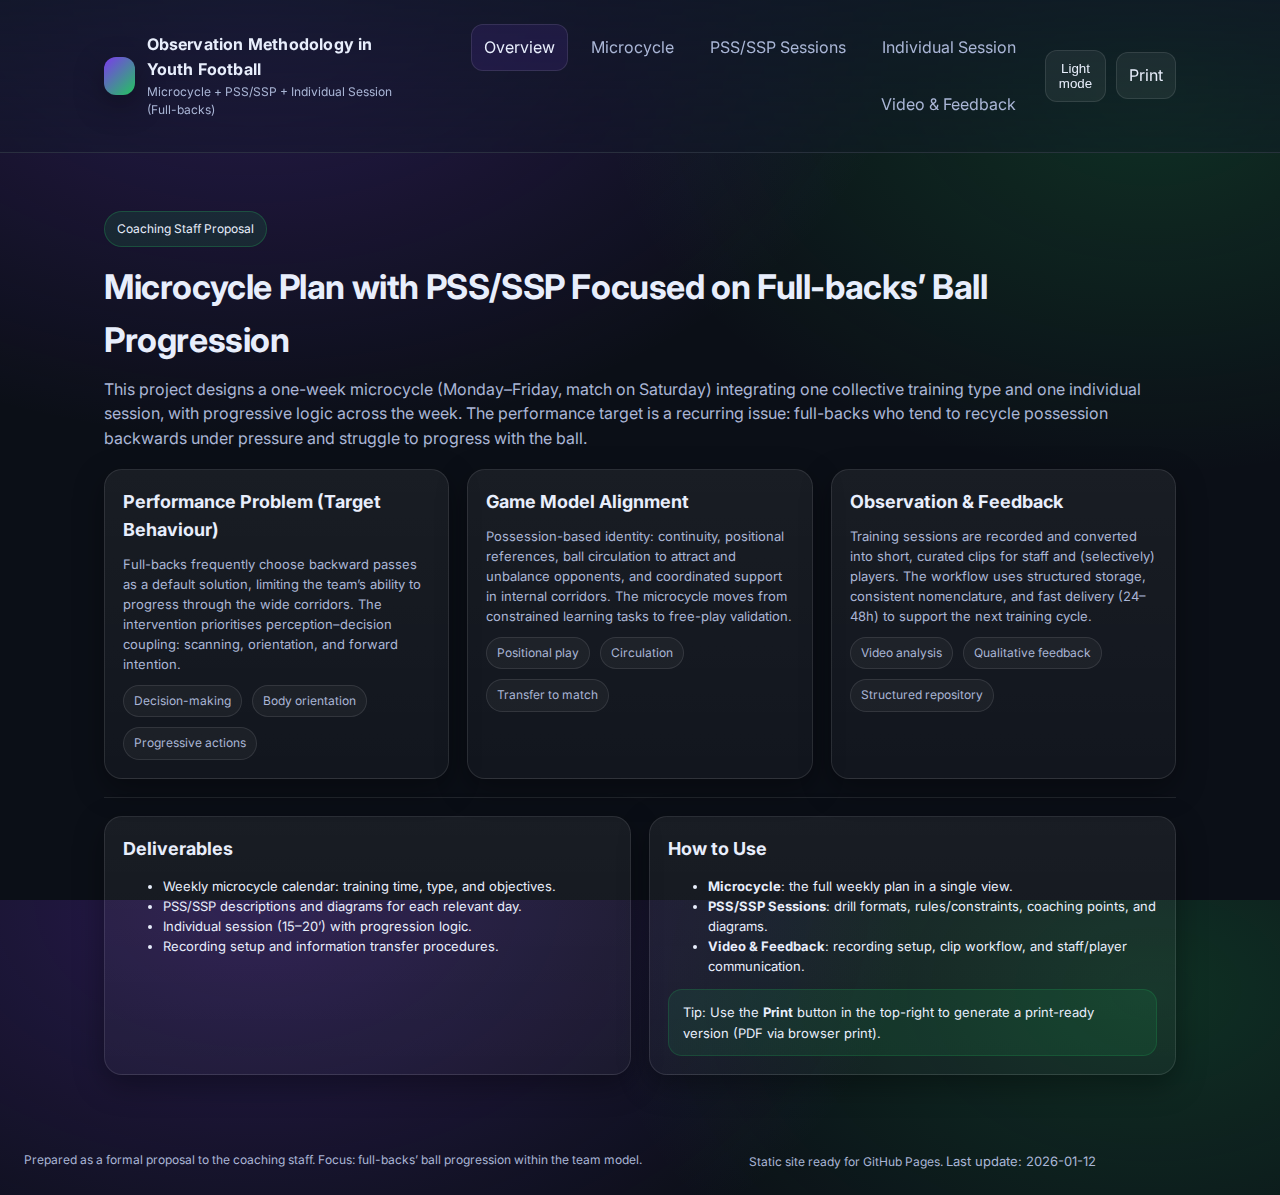
<file: index.html>
<!doctype html>
<html lang="en">
<head>
  <meta charset="utf-8"/>
  <meta name="viewport" content="width=device-width, initial-scale=1"/>
  <title>Overview | Observation Methodology</title>
  <meta name="description" content="Observation Methodology in Youth Football — microcycle and PSS/SSP proposal"/>
  <meta name="color-scheme" content="dark light"/>
  <link rel="preconnect" href="https://fonts.googleapis.com">
  <link rel="preconnect" href="https://fonts.gstatic.com" crossorigin>
  <link href="https://fonts.googleapis.com/css2?family=Inter:wght@400;600;700&display=swap" rel="stylesheet">
  <link rel="stylesheet" href="styles.css"/>
</head>
<body>

    <div class="navbar">
      <div class="container nav-inner">
        <div class="brand">
          <div class="logo" aria-hidden="true"></div>
          <div>
            <h1>Observation Methodology in Youth Football</h1>
            <small>Microcycle + PSS/SSP + Individual Session (Full-backs)</small>
          </div>
        </div>
        <div class="nav-links" aria-label="Primary navigation">
          <a href="index.html">Overview</a>
          <a href="microcycle.html">Microcycle</a>
          <a href="sessions.html">PSS/SSP Sessions</a>
          <a href="individual.html">Individual Session</a>
          <a href="video-feedback.html">Video & Feedback</a>
        </div>
        <div class="nav-actions">
          <button class="btn" type="button" data-theme-toggle>Light mode</button>
          <a class="btn" href="print.html" title="Print-ready view">Print</a>
        </div>
      </div>
    </div>
    
<main class="container">

<section class="hero">
  <span class="kicker">Coaching Staff Proposal</span>
  <h2>Microcycle Plan with PSS/SSP Focused on Full-backs’ Ball Progression</h2>
  <p>
    This project designs a one-week microcycle (Monday–Friday, match on Saturday) integrating one collective training type and one individual session,
    with progressive logic across the week. The performance target is a recurring issue: full-backs who tend to recycle possession backwards
    under pressure and struggle to progress with the ball.
  </p>
</section>

<div class="grid grid-3">
  <div class="card">
    <div class="pad">
      <h3>Performance Problem (Target Behaviour)</h3>
      <p class="small">
        Full-backs frequently choose backward passes as a default solution, limiting the team’s ability to progress through the wide corridors.
        The intervention prioritises perception–decision coupling: scanning, orientation, and forward intention.
      </p>
      <div class="meta">
        <span class="tag">Decision-making</span>
        <span class="tag">Body orientation</span>
        <span class="tag">Progressive actions</span>
      </div>
    </div>
  </div>
  <div class="card">
    <div class="pad">
      <h3>Game Model Alignment</h3>
      <p class="small">
        Possession-based identity: continuity, positional references, ball circulation to attract and unbalance opponents, and coordinated support
        in internal corridors. The microcycle moves from constrained learning tasks to free-play validation.
      </p>
      <div class="meta">
        <span class="tag">Positional play</span>
        <span class="tag">Circulation</span>
        <span class="tag">Transfer to match</span>
      </div>
    </div>
  </div>
  <div class="card">
    <div class="pad">
      <h3>Observation & Feedback</h3>
      <p class="small">
        Training sessions are recorded and converted into short, curated clips for staff and (selectively) players. The workflow uses structured
        storage, consistent nomenclature, and fast delivery (24–48h) to support the next training cycle.
      </p>
      <div class="meta">
        <span class="tag">Video analysis</span>
        <span class="tag">Qualitative feedback</span>
        <span class="tag">Structured repository</span>
      </div>
    </div>
  </div>
</div>

<hr class="sep"/>

<div class="grid grid-2">
  <div class="card">
    <div class="pad">
      <h3>Deliverables</h3>
      <ul class="small">
        <li>Weekly microcycle calendar: training time, type, and objectives.</li>
        <li>PSS/SSP descriptions and diagrams for each relevant day.</li>
        <li>Individual session (15–20’) with progression logic.</li>
        <li>Recording setup and information transfer procedures.</li>
      </ul>
    </div>
  </div>
  <div class="card">
    <div class="pad">
      <h3>How to Use</h3>
      <ul class="small">
        <li><b>Microcycle</b>: the full weekly plan in a single view.</li>
        <li><b>PSS/SSP Sessions</b>: drill formats, rules/constraints, coaching points, and diagrams.</li>
        <li><b>Video & Feedback</b>: recording setup, clip workflow, and staff/player communication.</li>
      </ul>
      <div class="notice small">
        Tip: Use the <b>Print</b> button in the top-right to generate a print-ready version (PDF via browser print).
      </div>
    </div>
  </div>
</div>

</main>
<footer class="container footer">
  <div>Prepared as a formal proposal to the coaching staff. Focus: full-backs’ ball progression within the team model.</div>
  <div>Static site ready for GitHub Pages. <span class="small">Last update: 2026-01-12</span></div>
</footer>
<script src="app.js"></script>
</body>
</html>
</file>
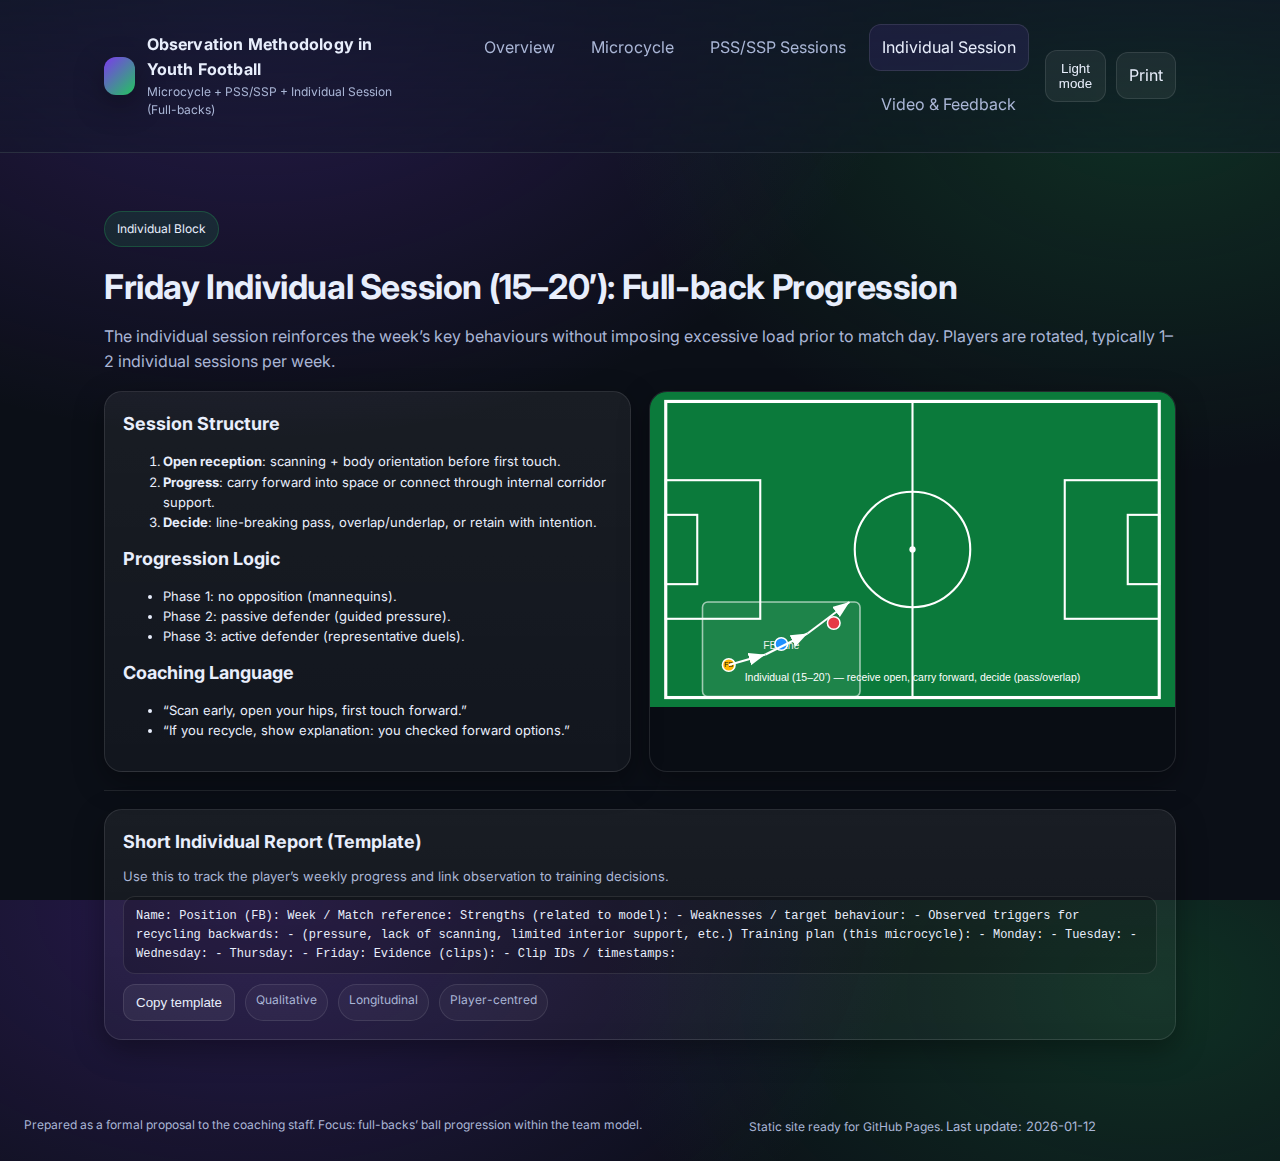
<file: individual.html>
<!doctype html>
<html lang="en">
<head>
  <meta charset="utf-8"/>
  <meta name="viewport" content="width=device-width, initial-scale=1"/>
  <title>Individual Session | Observation Methodology</title>
  <meta name="description" content="Observation Methodology in Youth Football — microcycle and PSS/SSP proposal"/>
  <meta name="color-scheme" content="dark light"/>
  <link rel="preconnect" href="https://fonts.googleapis.com">
  <link rel="preconnect" href="https://fonts.gstatic.com" crossorigin>
  <link href="https://fonts.googleapis.com/css2?family=Inter:wght@400;600;700&display=swap" rel="stylesheet">
  <link rel="stylesheet" href="styles.css"/>
</head>
<body>

    <div class="navbar">
      <div class="container nav-inner">
        <div class="brand">
          <div class="logo" aria-hidden="true"></div>
          <div>
            <h1>Observation Methodology in Youth Football</h1>
            <small>Microcycle + PSS/SSP + Individual Session (Full-backs)</small>
          </div>
        </div>
        <div class="nav-links" aria-label="Primary navigation">
          <a href="index.html">Overview</a>
          <a href="microcycle.html">Microcycle</a>
          <a href="sessions.html">PSS/SSP Sessions</a>
          <a href="individual.html">Individual Session</a>
          <a href="video-feedback.html">Video & Feedback</a>
        </div>
        <div class="nav-actions">
          <button class="btn" type="button" data-theme-toggle>Light mode</button>
          <a class="btn" href="print.html" title="Print-ready view">Print</a>
        </div>
      </div>
    </div>
    
<main class="container">

<section class="hero">
  <span class="kicker">Individual Block</span>
  <h2>Friday Individual Session (15–20’): Full-back Progression</h2>
  <p>
    The individual session reinforces the week’s key behaviours without imposing excessive load prior to match day.
    Players are rotated, typically 1–2 individual sessions per week.
  </p>
</section>

<div class="grid grid-2">
  <div class="card">
    <div class="pad">
      <h3>Session Structure</h3>
      <ol class="small">
        <li><b>Open reception</b>: scanning + body orientation before first touch.</li>
        <li><b>Progress</b>: carry forward into space or connect through internal corridor support.</li>
        <li><b>Decide</b>: line-breaking pass, overlap/underlap, or retain with intention.</li>
      </ol>
      <h3>Progression Logic</h3>
      <ul class="small">
        <li>Phase 1: no opposition (mannequins).</li>
        <li>Phase 2: passive defender (guided pressure).</li>
        <li>Phase 3: active defender (representative duels).</li>
      </ul>
      <h3>Coaching Language</h3>
      <ul class="small">
        <li>“Scan early, open your hips, first touch forward.”</li>
        <li>“If you recycle, show explanation: you checked forward options.”</li>
      </ul>
    </div>
  </div>
  <div class="card figure">
    <img src="assets/diagrams/friday_individual.svg" alt="Friday individual session diagram">
  </div>
</div>

<hr class="sep"/>

<div class="card">
  <div class="pad">
    <h3>Short Individual Report (Template)</h3>
    <p class="small">Use this to track the player’s weekly progress and link observation to training decisions.</p>
    <div class="code" id="reportTemplate">Name:
Position (FB):
Week / Match reference:

Strengths (related to model):
- 

Weaknesses / target behaviour:
- 

Observed triggers for recycling backwards:
- (pressure, lack of scanning, limited interior support, etc.)

Training plan (this microcycle):
- Monday: 
- Tuesday: 
- Wednesday: 
- Thursday:
- Friday:

Evidence (clips):
- Clip IDs / timestamps:
</div>
    <div class="meta">
      <button class="btn" data-copy="reportTemplate">Copy template</button>
      <span class="tag">Qualitative</span>
      <span class="tag">Longitudinal</span>
      <span class="tag">Player-centred</span>
    </div>
  </div>
</div>

</main>
<footer class="container footer">
  <div>Prepared as a formal proposal to the coaching staff. Focus: full-backs’ ball progression within the team model.</div>
  <div>Static site ready for GitHub Pages. <span class="small">Last update: 2026-01-12</span></div>
</footer>
<script src="app.js"></script>
</body>
</html>
</file>
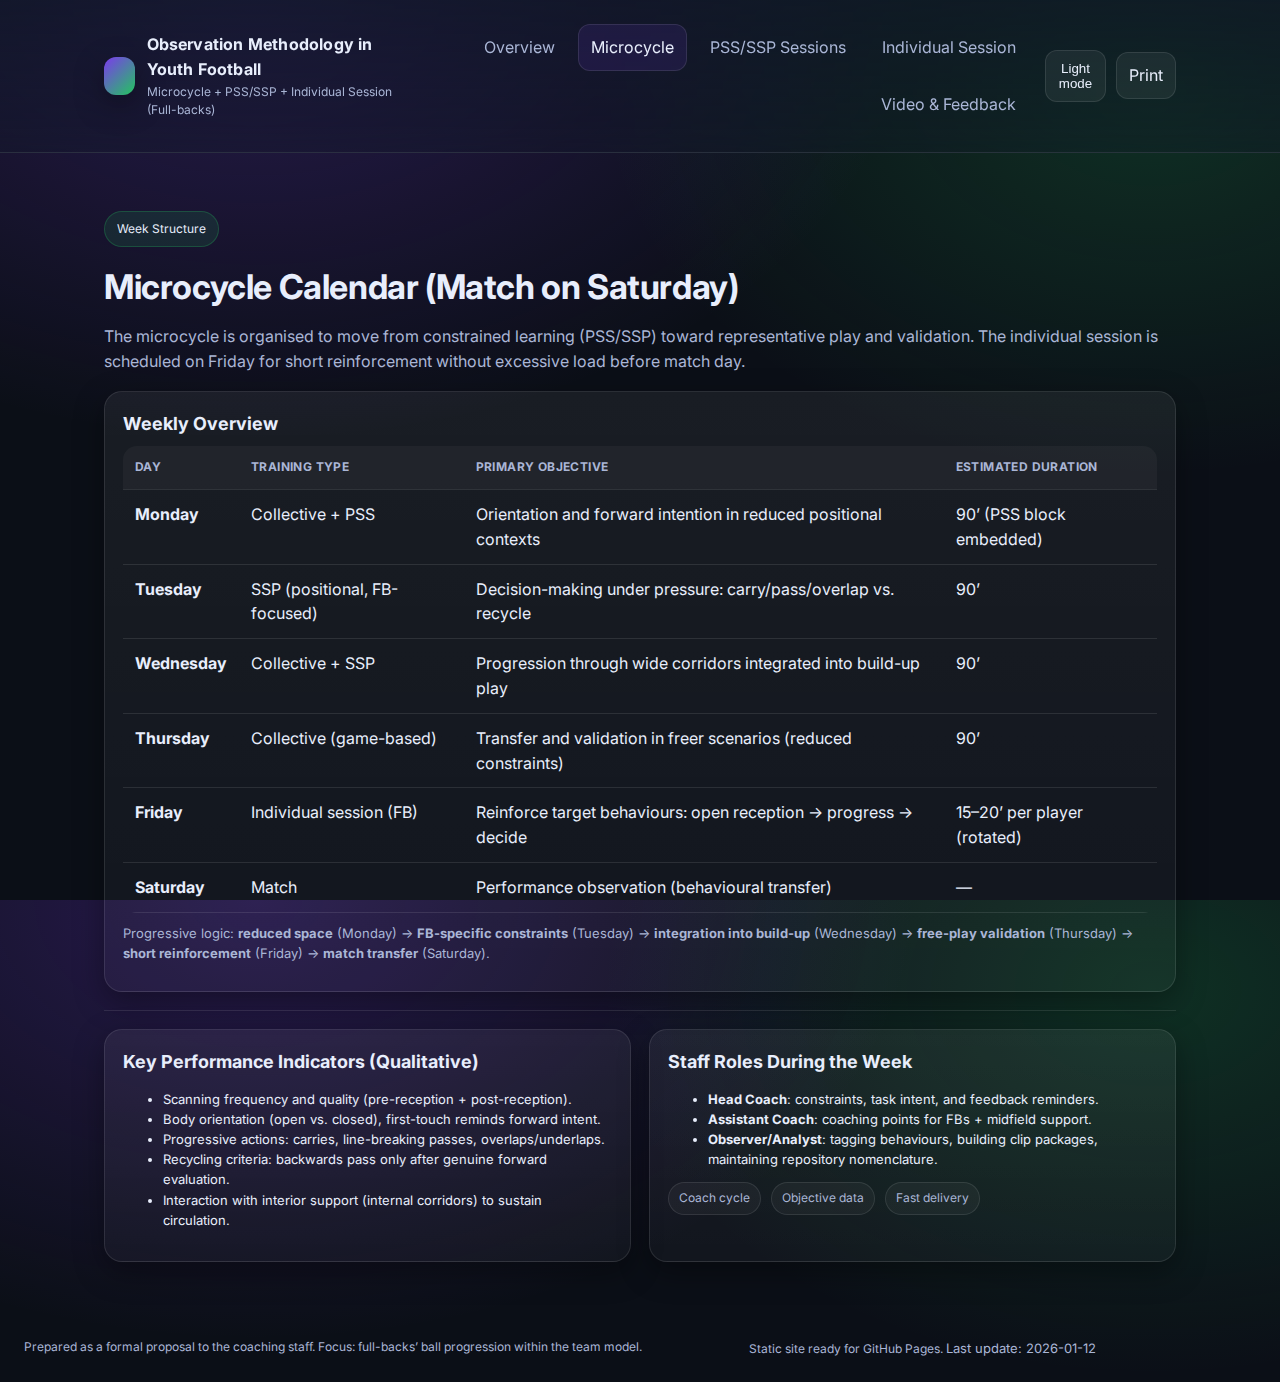
<file: microcycle.html>
<!doctype html>
<html lang="en">
<head>
  <meta charset="utf-8"/>
  <meta name="viewport" content="width=device-width, initial-scale=1"/>
  <title>Microcycle | Observation Methodology</title>
  <meta name="description" content="Observation Methodology in Youth Football — microcycle and PSS/SSP proposal"/>
  <meta name="color-scheme" content="dark light"/>
  <link rel="preconnect" href="https://fonts.googleapis.com">
  <link rel="preconnect" href="https://fonts.gstatic.com" crossorigin>
  <link href="https://fonts.googleapis.com/css2?family=Inter:wght@400;600;700&display=swap" rel="stylesheet">
  <link rel="stylesheet" href="styles.css"/>
</head>
<body>

    <div class="navbar">
      <div class="container nav-inner">
        <div class="brand">
          <div class="logo" aria-hidden="true"></div>
          <div>
            <h1>Observation Methodology in Youth Football</h1>
            <small>Microcycle + PSS/SSP + Individual Session (Full-backs)</small>
          </div>
        </div>
        <div class="nav-links" aria-label="Primary navigation">
          <a href="index.html">Overview</a>
          <a href="microcycle.html">Microcycle</a>
          <a href="sessions.html">PSS/SSP Sessions</a>
          <a href="individual.html">Individual Session</a>
          <a href="video-feedback.html">Video & Feedback</a>
        </div>
        <div class="nav-actions">
          <button class="btn" type="button" data-theme-toggle>Light mode</button>
          <a class="btn" href="print.html" title="Print-ready view">Print</a>
        </div>
      </div>
    </div>
    
<main class="container">

<section class="hero">
  <span class="kicker">Week Structure</span>
  <h2>Microcycle Calendar (Match on Saturday)</h2>
  <p>
    The microcycle is organised to move from constrained learning (PSS/SSP) toward representative play and validation.
    The individual session is scheduled on Friday for short reinforcement without excessive load before match day.
  </p>
</section>

<div class="card">
  <div class="pad">
    <h3>Weekly Overview</h3>
    <table class="table" role="table">
      <thead>
        <tr>
          <th>Day</th>
          <th>Training Type</th>
          <th>Primary Objective</th>
          <th>Estimated Duration</th>
        </tr>
      </thead>
      <tbody>
        <tr>
          <td><b>Monday</b></td>
          <td>Collective + PSS</td>
          <td>Orientation and forward intention in reduced positional contexts</td>
          <td>90’ (PSS block embedded)</td>
        </tr>
        <tr>
          <td><b>Tuesday</b></td>
          <td>SSP (positional, FB-focused)</td>
          <td>Decision-making under pressure: carry/pass/overlap vs. recycle</td>
          <td>90’</td>
        </tr>
        <tr>
          <td><b>Wednesday</b></td>
          <td>Collective + SSP</td>
          <td>Progression through wide corridors integrated into build-up play</td>
          <td>90’</td>
        </tr>
        <tr>
          <td><b>Thursday</b></td>
          <td>Collective (game-based)</td>
          <td>Transfer and validation in freer scenarios (reduced constraints)</td>
          <td>90’</td>
        </tr>
        <tr>
          <td><b>Friday</b></td>
          <td>Individual session (FB)</td>
          <td>Reinforce target behaviours: open reception → progress → decide</td>
          <td>15–20’ per player (rotated)</td>
        </tr>
        <tr>
          <td><b>Saturday</b></td>
          <td>Match</td>
          <td>Performance observation (behavioural transfer)</td>
          <td>—</td>
        </tr>
      </tbody>
    </table>
    <p class="small">
      Progressive logic: <b>reduced space</b> (Monday) → <b>FB-specific constraints</b> (Tuesday) → <b>integration into build-up</b> (Wednesday) →
      <b>free-play validation</b> (Thursday) → <b>short reinforcement</b> (Friday) → <b>match transfer</b> (Saturday).
    </p>
  </div>
</div>

<hr class="sep"/>

<div class="grid grid-2">
  <div class="card">
    <div class="pad">
      <h3>Key Performance Indicators (Qualitative)</h3>
      <ul class="small">
        <li>Scanning frequency and quality (pre-reception + post-reception).</li>
        <li>Body orientation (open vs. closed), first-touch reminds forward intent.</li>
        <li>Progressive actions: carries, line-breaking passes, overlaps/underlaps.</li>
        <li>Recycling criteria: backwards pass only after genuine forward evaluation.</li>
        <li>Interaction with interior support (internal corridors) to sustain circulation.</li>
      </ul>
    </div>
  </div>
  <div class="card">
    <div class="pad">
      <h3>Staff Roles During the Week</h3>
      <ul class="small">
        <li><b>Head Coach</b>: constraints, task intent, and feedback reminders.</li>
        <li><b>Assistant Coach</b>: coaching points for FBs + midfield support.</li>
        <li><b>Observer/Analyst</b>: tagging behaviours, building clip packages, maintaining repository nomenclature.</li>
      </ul>
      <div class="meta">
        <span class="tag">Coach cycle</span>
        <span class="tag">Objective data</span>
        <span class="tag">Fast delivery</span>
      </div>
    </div>
  </div>
</div>

</main>
<footer class="container footer">
  <div>Prepared as a formal proposal to the coaching staff. Focus: full-backs’ ball progression within the team model.</div>
  <div>Static site ready for GitHub Pages. <span class="small">Last update: 2026-01-12</span></div>
</footer>
<script src="app.js"></script>
</body>
</html>
</file>
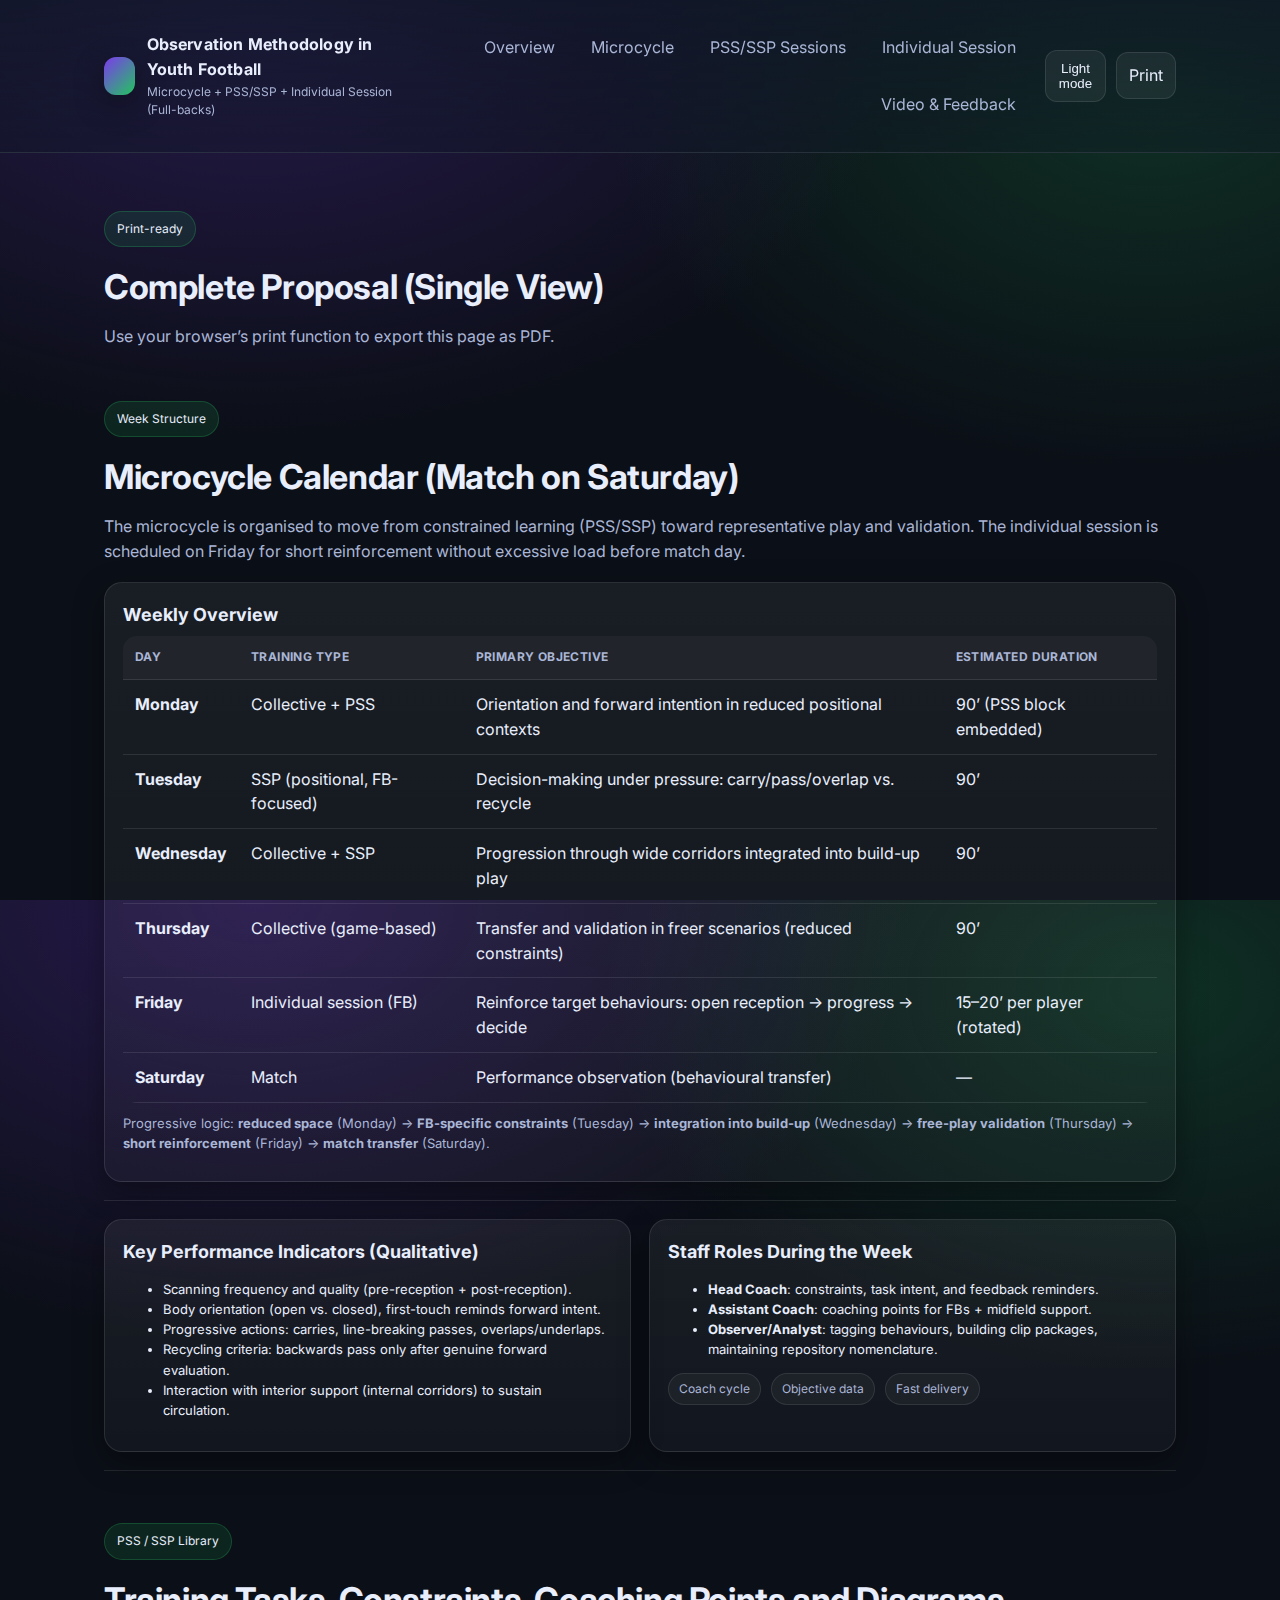
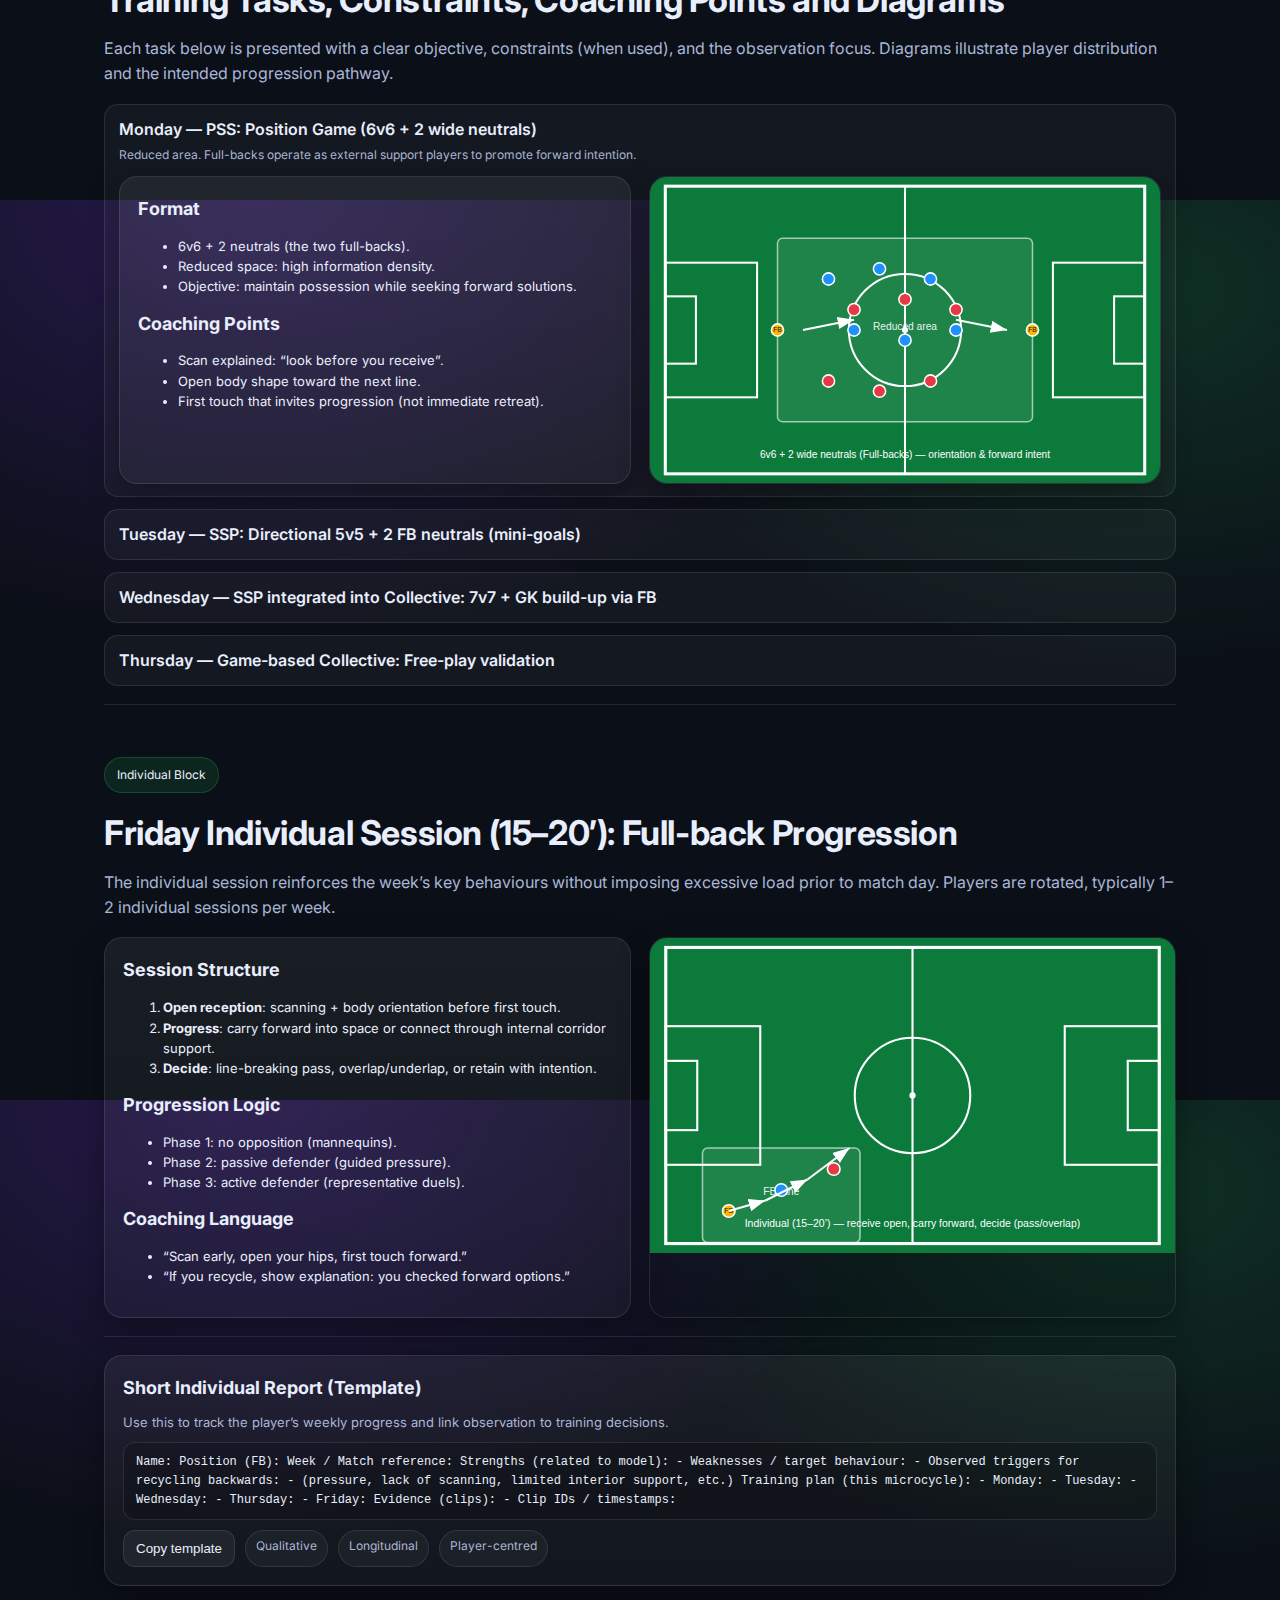
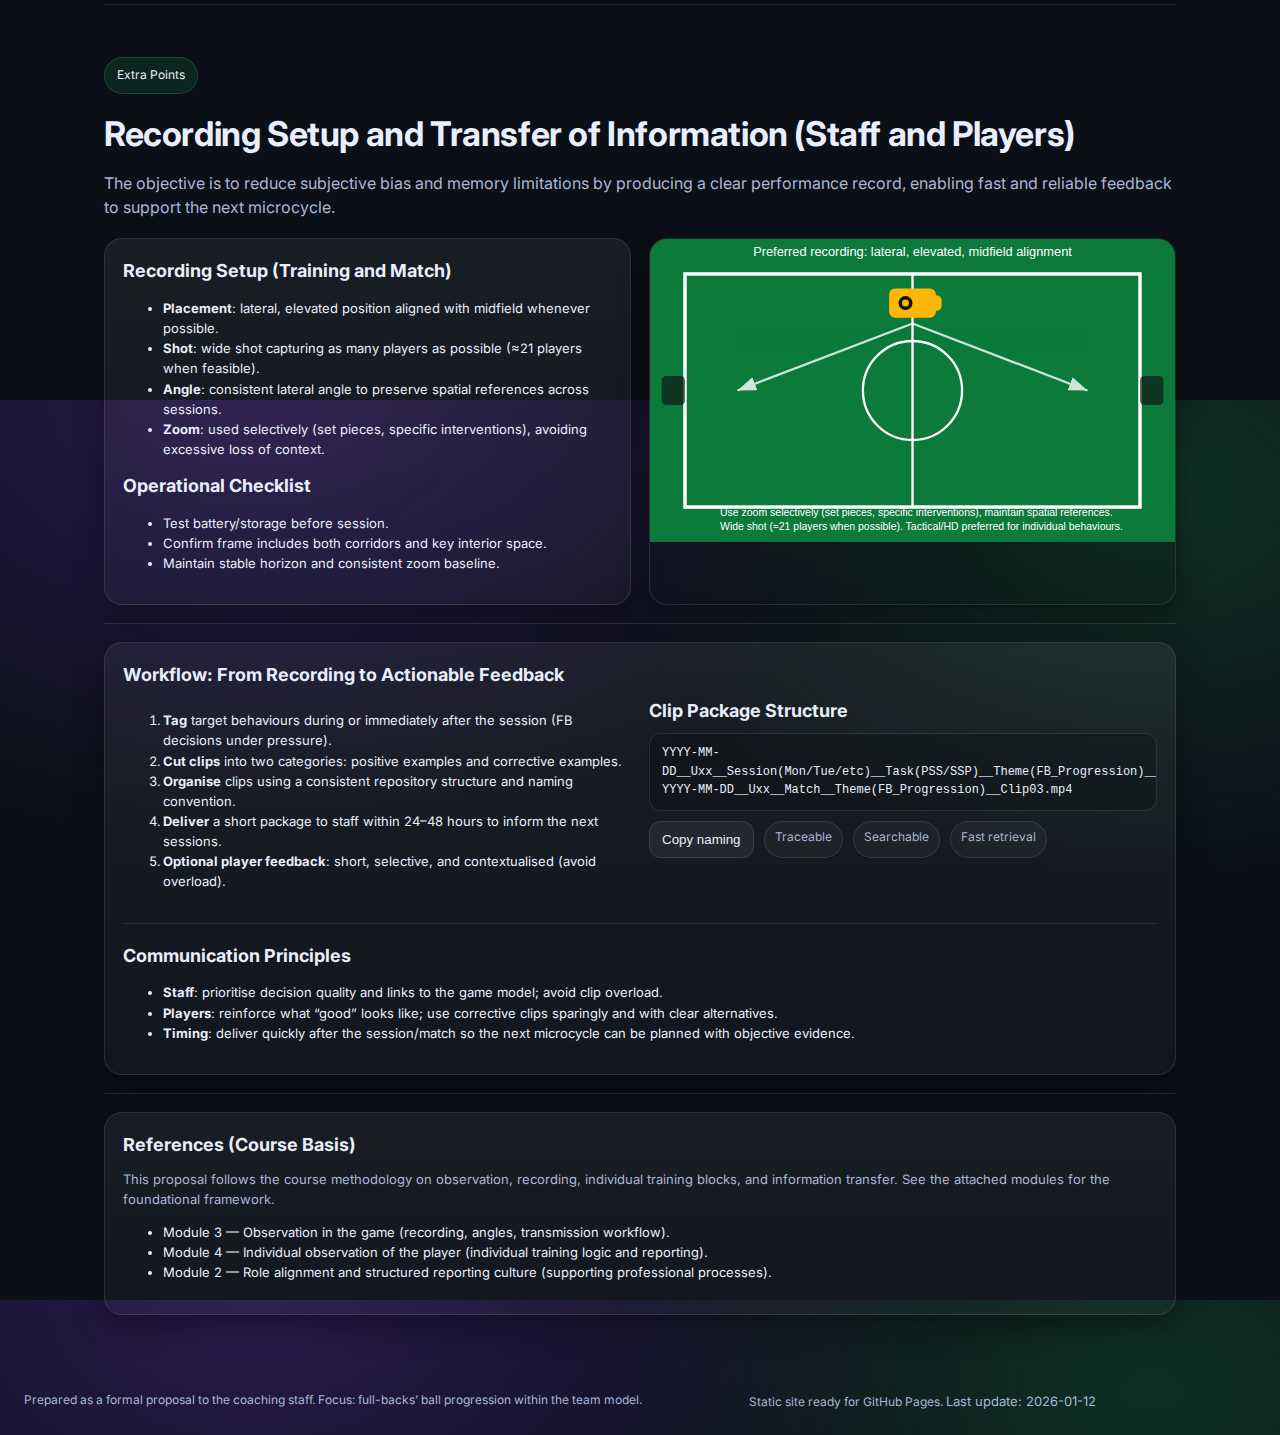
<file: print.html>
<!doctype html>
<html lang="en">
<head>
  <meta charset="utf-8"/>
  <meta name="viewport" content="width=device-width, initial-scale=1"/>
  <title>Print | Observation Methodology</title>
  <meta name="description" content="Print-ready consolidated proposal"/>
  <meta name="color-scheme" content="dark light"/>
  <link rel="preconnect" href="https://fonts.googleapis.com">
  <link rel="preconnect" href="https://fonts.gstatic.com" crossorigin>
  <link href="https://fonts.googleapis.com/css2?family=Inter:wght@400;600;700&display=swap" rel="stylesheet">
  <link rel="stylesheet" href="styles.css"/>
</head>
<body>

    <div class="navbar">
      <div class="container nav-inner">
        <div class="brand">
          <div class="logo" aria-hidden="true"></div>
          <div>
            <h1>Observation Methodology in Youth Football</h1>
            <small>Microcycle + PSS/SSP + Individual Session (Full-backs)</small>
          </div>
        </div>
        <div class="nav-links" aria-label="Primary navigation">
          <a href="index.html">Overview</a>
          <a href="microcycle.html">Microcycle</a>
          <a href="sessions.html">PSS/SSP Sessions</a>
          <a href="individual.html">Individual Session</a>
          <a href="video-feedback.html">Video & Feedback</a>
        </div>
        <div class="nav-actions">
          <button class="btn" type="button" data-theme-toggle>Light mode</button>
          <a class="btn" href="print.html" title="Print-ready view">Print</a>
        </div>
      </div>
    </div>
    
<main class="container">

<section class="hero">
  <span class="kicker">Print-ready</span>
  <h2>Complete Proposal (Single View)</h2>
  <p>Use your browser’s print function to export this page as PDF.</p>
</section>

<section class="hero">
  <span class="kicker">Week Structure</span>
  <h2>Microcycle Calendar (Match on Saturday)</h2>
  <p>
    The microcycle is organised to move from constrained learning (PSS/SSP) toward representative play and validation.
    The individual session is scheduled on Friday for short reinforcement without excessive load before match day.
  </p>
</section>

<div class="card">
  <div class="pad">
    <h3>Weekly Overview</h3>
    <table class="table" role="table">
      <thead>
        <tr>
          <th>Day</th>
          <th>Training Type</th>
          <th>Primary Objective</th>
          <th>Estimated Duration</th>
        </tr>
      </thead>
      <tbody>
        <tr>
          <td><b>Monday</b></td>
          <td>Collective + PSS</td>
          <td>Orientation and forward intention in reduced positional contexts</td>
          <td>90’ (PSS block embedded)</td>
        </tr>
        <tr>
          <td><b>Tuesday</b></td>
          <td>SSP (positional, FB-focused)</td>
          <td>Decision-making under pressure: carry/pass/overlap vs. recycle</td>
          <td>90’</td>
        </tr>
        <tr>
          <td><b>Wednesday</b></td>
          <td>Collective + SSP</td>
          <td>Progression through wide corridors integrated into build-up play</td>
          <td>90’</td>
        </tr>
        <tr>
          <td><b>Thursday</b></td>
          <td>Collective (game-based)</td>
          <td>Transfer and validation in freer scenarios (reduced constraints)</td>
          <td>90’</td>
        </tr>
        <tr>
          <td><b>Friday</b></td>
          <td>Individual session (FB)</td>
          <td>Reinforce target behaviours: open reception → progress → decide</td>
          <td>15–20’ per player (rotated)</td>
        </tr>
        <tr>
          <td><b>Saturday</b></td>
          <td>Match</td>
          <td>Performance observation (behavioural transfer)</td>
          <td>—</td>
        </tr>
      </tbody>
    </table>
    <p class="small">
      Progressive logic: <b>reduced space</b> (Monday) → <b>FB-specific constraints</b> (Tuesday) → <b>integration into build-up</b> (Wednesday) →
      <b>free-play validation</b> (Thursday) → <b>short reinforcement</b> (Friday) → <b>match transfer</b> (Saturday).
    </p>
  </div>
</div>

<hr class="sep"/>

<div class="grid grid-2">
  <div class="card">
    <div class="pad">
      <h3>Key Performance Indicators (Qualitative)</h3>
      <ul class="small">
        <li>Scanning frequency and quality (pre-reception + post-reception).</li>
        <li>Body orientation (open vs. closed), first-touch reminds forward intent.</li>
        <li>Progressive actions: carries, line-breaking passes, overlaps/underlaps.</li>
        <li>Recycling criteria: backwards pass only after genuine forward evaluation.</li>
        <li>Interaction with interior support (internal corridors) to sustain circulation.</li>
      </ul>
    </div>
  </div>
  <div class="card">
    <div class="pad">
      <h3>Staff Roles During the Week</h3>
      <ul class="small">
        <li><b>Head Coach</b>: constraints, task intent, and feedback reminders.</li>
        <li><b>Assistant Coach</b>: coaching points for FBs + midfield support.</li>
        <li><b>Observer/Analyst</b>: tagging behaviours, building clip packages, maintaining repository nomenclature.</li>
      </ul>
      <div class="meta">
        <span class="tag">Coach cycle</span>
        <span class="tag">Objective data</span>
        <span class="tag">Fast delivery</span>
      </div>
    </div>
  </div>
</div>

<hr class="sep"/>

<section class="hero">
  <span class="kicker">PSS / SSP Library</span>
  <h2>Training Tasks, Constraints, Coaching Points and Diagrams</h2>
  <p>
    Each task below is presented with a clear objective, constraints (when used), and the observation focus.
    Diagrams illustrate player distribution and the intended progression pathway.
  </p>
</section>

<details open>
  <summary>Monday — PSS: Position Game (6v6 + 2 wide neutrals)</summary>
  <span class="summary-sub">Reduced area. Full-backs operate as external support players to promote forward intention.</span>
  <div class="grid grid-2" style="margin-top:12px">
    <div class="card">
      <div class="pad">
        <h3>Format</h3>
        <ul class="small">
          <li>6v6 + 2 neutrals (the two full-backs).</li>
          <li>Reduced space: high information density.</li>
          <li>Objective: maintain possession while seeking forward solutions.</li>
        </ul>
        <h3>Coaching Points</h3>
        <ul class="small">
          <li>Scan explained: “look before you receive”.</li>
          <li>Open body shape toward the next line.</li>
          <li>First touch that invites progression (not immediate retreat).</li>
        </ul>
      </div>
    </div>
    <div class="card figure">
      <img src="assets/diagrams/monday_pss.svg" alt="Monday PSS diagram">
    </div>
  </div>
</details>

<details>
  <summary>Tuesday — SSP: Directional 5v5 + 2 FB neutrals (mini-goals)</summary>
  <span class="summary-sub">FB-specific constraint: attempt a progressive action before recycling possession.</span>
  <div class="grid grid-2" style="margin-top:12px">
    <div class="card">
      <div class="pad">
        <h3>Format</h3>
        <ul class="small">
          <li>5v5 + 2 wide neutrals (full-backs).</li>
          <li>Directional play with two mini-goals.</li>
          <li>Moderate pressure: supports quick decision-making.</li>
        </ul>
        <h3>Constraints</h3>
        <ul class="small">
          <li>Full-back must attempt <b>one</b> progressive action (carry, line-breaking pass, overlap) before recycling.</li>
          <li>Backward pass allowed only after scanning and rejecting forward options.</li>
        </ul>
        <h3>Observation Focus</h3>
        <ul class="small">
          <li>Identification of internal corridors and timing to step in.</li>
          <li>Decision quality (not success rate).</li>
        </ul>
      </div>
    </div>
    <div class="card figure">
      <img src="assets/diagrams/tuesday_ssp.svg" alt="Tuesday SSP diagram">
    </div>
  </div>
</details>

<details>
  <summary>Wednesday — SSP integrated into Collective: 7v7 + GK build-up via FB</summary>
  <span class="summary-sub">Integration task: progression through a full-back before entering the final third.</span>
  <div class="grid grid-2" style="margin-top:12px">
    <div class="card">
      <div class="pad">
        <h3>Format</h3>
        <ul class="small">
          <li>7v7 + goalkeepers on half pitch.</li>
          <li>Opponent in a mid-block to simulate match reference.</li>
          <li>Build-up starts from the goalkeeper / centre backs.</li>
        </ul>
        <h3>Rule</h3>
        <ul class="small">
          <li>Build-up must progress through at least one full-back before entering the final third.</li>
        </ul>
        <h3>Key Interactions</h3>
        <ul class="small">
          <li>FB–interior midfielder support reminds continuity.</li>
          <li>When to overlap vs. step inside and combine.</li>
        </ul>
      </div>
    </div>
    <div class="card figure">
      <img src="assets/diagrams/wednesday_ssp_collective.svg" alt="Wednesday integrated SSP diagram">
    </div>
  </div>
</details>

<details>
  <summary>Thursday — Game-based Collective: Free-play validation</summary>
  <span class="summary-sub">Remove constraints to check whether trained behaviours emerge autonomously.</span>
  <div class="card" style="margin-top:12px">
    <div class="pad">
      <h3>Format</h3>
      <ul class="small">
        <li>9v9 or 10v10, reduced pitch with full width.</li>
        <li>No explicit constraints related to full-back progression.</li>
      </ul>
      <h3>Staff Instruction</h3>
      <ul class="small">
        <li>Coaches avoid over-coaching. Interventions are brief and linked to the week’s coaching points.</li>
        <li>Observer tags moments where the full-back had a forward solution but recycled, and moments of successful progression.</li>
      </ul>
      <div class="notice small">
        Thursday is primarily an <b>evaluation/validation</b> session rather than a teaching session.
      </div>
    </div>
  </div>
</details>

<hr class="sep"/>

<section class="hero">
  <span class="kicker">Individual Block</span>
  <h2>Friday Individual Session (15–20’): Full-back Progression</h2>
  <p>
    The individual session reinforces the week’s key behaviours without imposing excessive load prior to match day.
    Players are rotated, typically 1–2 individual sessions per week.
  </p>
</section>

<div class="grid grid-2">
  <div class="card">
    <div class="pad">
      <h3>Session Structure</h3>
      <ol class="small">
        <li><b>Open reception</b>: scanning + body orientation before first touch.</li>
        <li><b>Progress</b>: carry forward into space or connect through internal corridor support.</li>
        <li><b>Decide</b>: line-breaking pass, overlap/underlap, or retain with intention.</li>
      </ol>
      <h3>Progression Logic</h3>
      <ul class="small">
        <li>Phase 1: no opposition (mannequins).</li>
        <li>Phase 2: passive defender (guided pressure).</li>
        <li>Phase 3: active defender (representative duels).</li>
      </ul>
      <h3>Coaching Language</h3>
      <ul class="small">
        <li>“Scan early, open your hips, first touch forward.”</li>
        <li>“If you recycle, show explanation: you checked forward options.”</li>
      </ul>
    </div>
  </div>
  <div class="card figure">
    <img src="assets/diagrams/friday_individual.svg" alt="Friday individual session diagram">
  </div>
</div>

<hr class="sep"/>

<div class="card">
  <div class="pad">
    <h3>Short Individual Report (Template)</h3>
    <p class="small">Use this to track the player’s weekly progress and link observation to training decisions.</p>
    <div class="code" id="reportTemplate">Name:
Position (FB):
Week / Match reference:

Strengths (related to model):
- 

Weaknesses / target behaviour:
- 

Observed triggers for recycling backwards:
- (pressure, lack of scanning, limited interior support, etc.)

Training plan (this microcycle):
- Monday: 
- Tuesday: 
- Wednesday: 
- Thursday:
- Friday:

Evidence (clips):
- Clip IDs / timestamps:
</div>
    <div class="meta">
      <button class="btn" data-copy="reportTemplate">Copy template</button>
      <span class="tag">Qualitative</span>
      <span class="tag">Longitudinal</span>
      <span class="tag">Player-centred</span>
    </div>
  </div>
</div>

<hr class="sep"/>

<section class="hero">
  <span class="kicker">Extra Points</span>
  <h2>Recording Setup and Transfer of Information (Staff and Players)</h2>
  <p>
    The objective is to reduce subjective bias and memory limitations by producing a clear performance record,
    enabling fast and reliable feedback to support the next microcycle.
  </p>
</section>

<div class="grid grid-2">
  <div class="card">
    <div class="pad">
      <h3>Recording Setup (Training and Match)</h3>
      <ul class="small">
        <li><b>Placement</b>: lateral, elevated position aligned with midfield whenever possible.</li>
        <li><b>Shot</b>: wide shot capturing as many players as possible (≈21 players when feasible).</li>
        <li><b>Angle</b>: consistent lateral angle to preserve spatial references across sessions.</li>
        <li><b>Zoom</b>: used selectively (set pieces, specific interventions), avoiding excessive loss of context.</li>
      </ul>
      <h3>Operational Checklist</h3>
      <ul class="small">
        <li>Test battery/storage before session.</li>
        <li>Confirm frame includes both corridors and key interior space.</li>
        <li>Maintain stable horizon and consistent zoom baseline.</li>
      </ul>
    </div>
  </div>

  <div class="card figure">
    <img src="assets/diagrams/recording_setup.svg" alt="Recording setup diagram">
  </div>
</div>

<hr class="sep"/>

<div class="card">
  <div class="pad">
    <h3>Workflow: From Recording to Actionable Feedback</h3>
    <div class="grid grid-2">
      <div>
        <ol class="small">
          <li><b>Tag</b> target behaviours during or immediately after the session (FB decisions under pressure).</li>
          <li><b>Cut clips</b> into two categories: positive examples and corrective examples.</li>
          <li><b>Organise</b> clips using a consistent repository structure and naming convention.</li>
          <li><b>Deliver</b> a short package to staff within 24–48 hours to inform the next sessions.</li>
          <li><b>Optional player feedback</b>: short, selective, and contextualised (avoid overload).</li>
        </ol>
      </div>
      <div>
        <h3>Clip Package Structure</h3>
        <div class="code" id="naming">YYYY-MM-DD__Uxx__Session(Mon/Tue/etc)__Task(PSS/SSP)__Theme(FB_Progression)__Clip01.mp4
YYYY-MM-DD__Uxx__Match__Theme(FB_Progression)__Clip03.mp4</div>
        <div class="meta">
          <button class="btn" data-copy="naming">Copy naming</button>
          <span class="tag">Traceable</span>
          <span class="tag">Searchable</span>
          <span class="tag">Fast retrieval</span>
        </div>
      </div>
    </div>

    <hr class="sep"/>

    <h3>Communication Principles</h3>
    <ul class="small">
      <li><b>Staff</b>: prioritise decision quality and links to the game model; avoid clip overload.</li>
      <li><b>Players</b>: reinforce what “good” looks like; use corrective clips sparingly and with clear alternatives.</li>
      <li><b>Timing</b>: deliver quickly after the session/match so the next microcycle can be planned with objective evidence.</li>
    </ul>
  </div>
</div>

<hr class="sep"/>

<div class="card">
  <div class="pad">
    <h3>References (Course Basis)</h3>
    <p class="small">
      This proposal follows the course methodology on observation, recording, individual training blocks, and information transfer.
      See the attached modules for the foundational framework.
    </p>
    <ul class="small">
      <li>Module 3 — Observation in the game (recording, angles, transmission workflow).</li>
      <li>Module 4 — Individual observation of the player (individual training logic and reporting).</li>
      <li>Module 2 — Role alignment and structured reporting culture (supporting professional processes).</li>
    </ul>
  </div>
</div>


</main>
<footer class="container footer">
  <div>Prepared as a formal proposal to the coaching staff. Focus: full-backs’ ball progression within the team model.</div>
  <div>Static site ready for GitHub Pages. <span class="small">Last update: 2026-01-12</span></div>
</footer>
<script src="app.js"></script>
</body>
</html>
</file>
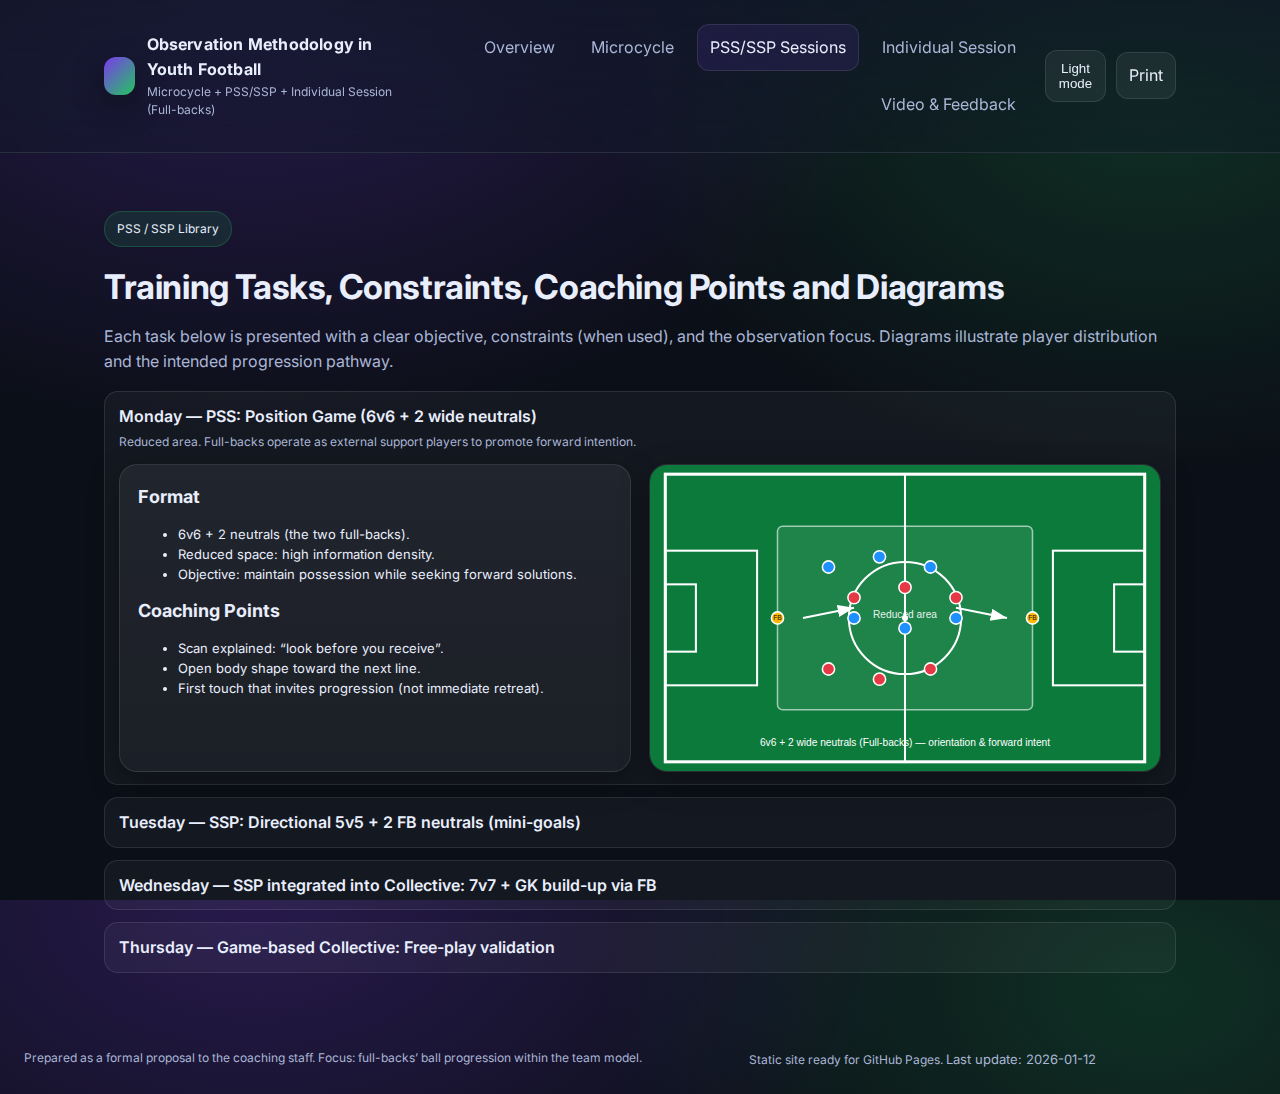
<file: sessions.html>
<!doctype html>
<html lang="en">
<head>
  <meta charset="utf-8"/>
  <meta name="viewport" content="width=device-width, initial-scale=1"/>
  <title>PSS/SSP Sessions | Observation Methodology</title>
  <meta name="description" content="Observation Methodology in Youth Football — microcycle and PSS/SSP proposal"/>
  <meta name="color-scheme" content="dark light"/>
  <link rel="preconnect" href="https://fonts.googleapis.com">
  <link rel="preconnect" href="https://fonts.gstatic.com" crossorigin>
  <link href="https://fonts.googleapis.com/css2?family=Inter:wght@400;600;700&display=swap" rel="stylesheet">
  <link rel="stylesheet" href="styles.css"/>
</head>
<body>

    <div class="navbar">
      <div class="container nav-inner">
        <div class="brand">
          <div class="logo" aria-hidden="true"></div>
          <div>
            <h1>Observation Methodology in Youth Football</h1>
            <small>Microcycle + PSS/SSP + Individual Session (Full-backs)</small>
          </div>
        </div>
        <div class="nav-links" aria-label="Primary navigation">
          <a href="index.html">Overview</a>
          <a href="microcycle.html">Microcycle</a>
          <a href="sessions.html">PSS/SSP Sessions</a>
          <a href="individual.html">Individual Session</a>
          <a href="video-feedback.html">Video & Feedback</a>
        </div>
        <div class="nav-actions">
          <button class="btn" type="button" data-theme-toggle>Light mode</button>
          <a class="btn" href="print.html" title="Print-ready view">Print</a>
        </div>
      </div>
    </div>
    
<main class="container">

<section class="hero">
  <span class="kicker">PSS / SSP Library</span>
  <h2>Training Tasks, Constraints, Coaching Points and Diagrams</h2>
  <p>
    Each task below is presented with a clear objective, constraints (when used), and the observation focus.
    Diagrams illustrate player distribution and the intended progression pathway.
  </p>
</section>

<details open>
  <summary>Monday — PSS: Position Game (6v6 + 2 wide neutrals)</summary>
  <span class="summary-sub">Reduced area. Full-backs operate as external support players to promote forward intention.</span>
  <div class="grid grid-2" style="margin-top:12px">
    <div class="card">
      <div class="pad">
        <h3>Format</h3>
        <ul class="small">
          <li>6v6 + 2 neutrals (the two full-backs).</li>
          <li>Reduced space: high information density.</li>
          <li>Objective: maintain possession while seeking forward solutions.</li>
        </ul>
        <h3>Coaching Points</h3>
        <ul class="small">
          <li>Scan explained: “look before you receive”.</li>
          <li>Open body shape toward the next line.</li>
          <li>First touch that invites progression (not immediate retreat).</li>
        </ul>
      </div>
    </div>
    <div class="card figure">
      <img src="assets/diagrams/monday_pss.svg" alt="Monday PSS diagram">
    </div>
  </div>
</details>

<details>
  <summary>Tuesday — SSP: Directional 5v5 + 2 FB neutrals (mini-goals)</summary>
  <span class="summary-sub">FB-specific constraint: attempt a progressive action before recycling possession.</span>
  <div class="grid grid-2" style="margin-top:12px">
    <div class="card">
      <div class="pad">
        <h3>Format</h3>
        <ul class="small">
          <li>5v5 + 2 wide neutrals (full-backs).</li>
          <li>Directional play with two mini-goals.</li>
          <li>Moderate pressure: supports quick decision-making.</li>
        </ul>
        <h3>Constraints</h3>
        <ul class="small">
          <li>Full-back must attempt <b>one</b> progressive action (carry, line-breaking pass, overlap) before recycling.</li>
          <li>Backward pass allowed only after scanning and rejecting forward options.</li>
        </ul>
        <h3>Observation Focus</h3>
        <ul class="small">
          <li>Identification of internal corridors and timing to step in.</li>
          <li>Decision quality (not success rate).</li>
        </ul>
      </div>
    </div>
    <div class="card figure">
      <img src="assets/diagrams/tuesday_ssp.svg" alt="Tuesday SSP diagram">
    </div>
  </div>
</details>

<details>
  <summary>Wednesday — SSP integrated into Collective: 7v7 + GK build-up via FB</summary>
  <span class="summary-sub">Integration task: progression through a full-back before entering the final third.</span>
  <div class="grid grid-2" style="margin-top:12px">
    <div class="card">
      <div class="pad">
        <h3>Format</h3>
        <ul class="small">
          <li>7v7 + goalkeepers on half pitch.</li>
          <li>Opponent in a mid-block to simulate match reference.</li>
          <li>Build-up starts from the goalkeeper / centre backs.</li>
        </ul>
        <h3>Rule</h3>
        <ul class="small">
          <li>Build-up must progress through at least one full-back before entering the final third.</li>
        </ul>
        <h3>Key Interactions</h3>
        <ul class="small">
          <li>FB–interior midfielder support reminds continuity.</li>
          <li>When to overlap vs. step inside and combine.</li>
        </ul>
      </div>
    </div>
    <div class="card figure">
      <img src="assets/diagrams/wednesday_ssp_collective.svg" alt="Wednesday integrated SSP diagram">
    </div>
  </div>
</details>

<details>
  <summary>Thursday — Game-based Collective: Free-play validation</summary>
  <span class="summary-sub">Remove constraints to check whether trained behaviours emerge autonomously.</span>
  <div class="card" style="margin-top:12px">
    <div class="pad">
      <h3>Format</h3>
      <ul class="small">
        <li>9v9 or 10v10, reduced pitch with full width.</li>
        <li>No explicit constraints related to full-back progression.</li>
      </ul>
      <h3>Staff Instruction</h3>
      <ul class="small">
        <li>Coaches avoid over-coaching. Interventions are brief and linked to the week’s coaching points.</li>
        <li>Observer tags moments where the full-back had a forward solution but recycled, and moments of successful progression.</li>
      </ul>
      <div class="notice small">
        Thursday is primarily an <b>evaluation/validation</b> session rather than a teaching session.
      </div>
    </div>
  </div>
</details>

</main>
<footer class="container footer">
  <div>Prepared as a formal proposal to the coaching staff. Focus: full-backs’ ball progression within the team model.</div>
  <div>Static site ready for GitHub Pages. <span class="small">Last update: 2026-01-12</span></div>
</footer>
<script src="app.js"></script>
</body>
</html>
</file>
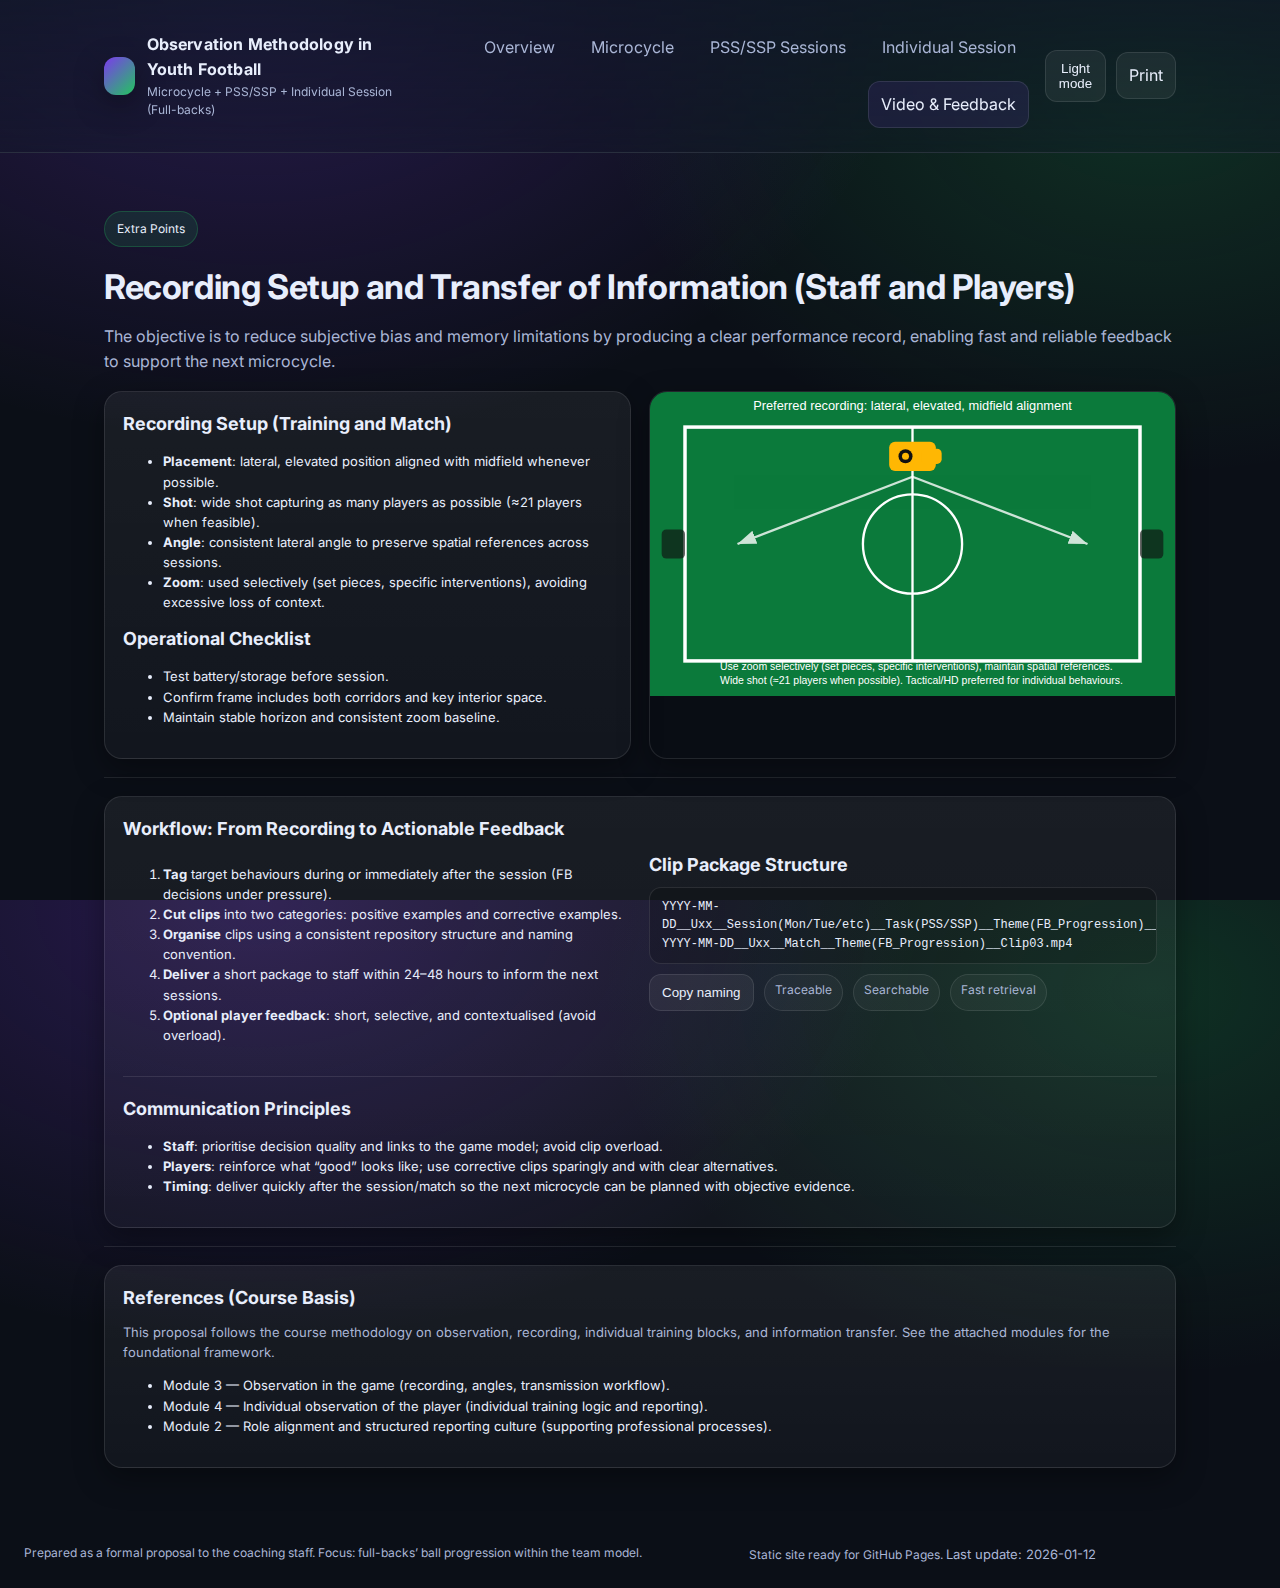
<file: video-feedback.html>
<!doctype html>
<html lang="en">
<head>
  <meta charset="utf-8"/>
  <meta name="viewport" content="width=device-width, initial-scale=1"/>
  <title>Video &amp; Feedback | Observation Methodology</title>
  <meta name="description" content="Observation Methodology in Youth Football — microcycle and PSS/SSP proposal"/>
  <meta name="color-scheme" content="dark light"/>
  <link rel="preconnect" href="https://fonts.googleapis.com">
  <link rel="preconnect" href="https://fonts.gstatic.com" crossorigin>
  <link href="https://fonts.googleapis.com/css2?family=Inter:wght@400;600;700&display=swap" rel="stylesheet">
  <link rel="stylesheet" href="styles.css"/>
</head>
<body>

    <div class="navbar">
      <div class="container nav-inner">
        <div class="brand">
          <div class="logo" aria-hidden="true"></div>
          <div>
            <h1>Observation Methodology in Youth Football</h1>
            <small>Microcycle + PSS/SSP + Individual Session (Full-backs)</small>
          </div>
        </div>
        <div class="nav-links" aria-label="Primary navigation">
          <a href="index.html">Overview</a>
          <a href="microcycle.html">Microcycle</a>
          <a href="sessions.html">PSS/SSP Sessions</a>
          <a href="individual.html">Individual Session</a>
          <a href="video-feedback.html">Video & Feedback</a>
        </div>
        <div class="nav-actions">
          <button class="btn" type="button" data-theme-toggle>Light mode</button>
          <a class="btn" href="print.html" title="Print-ready view">Print</a>
        </div>
      </div>
    </div>
    
<main class="container">

<section class="hero">
  <span class="kicker">Extra Points</span>
  <h2>Recording Setup and Transfer of Information (Staff and Players)</h2>
  <p>
    The objective is to reduce subjective bias and memory limitations by producing a clear performance record,
    enabling fast and reliable feedback to support the next microcycle.
  </p>
</section>

<div class="grid grid-2">
  <div class="card">
    <div class="pad">
      <h3>Recording Setup (Training and Match)</h3>
      <ul class="small">
        <li><b>Placement</b>: lateral, elevated position aligned with midfield whenever possible.</li>
        <li><b>Shot</b>: wide shot capturing as many players as possible (≈21 players when feasible).</li>
        <li><b>Angle</b>: consistent lateral angle to preserve spatial references across sessions.</li>
        <li><b>Zoom</b>: used selectively (set pieces, specific interventions), avoiding excessive loss of context.</li>
      </ul>
      <h3>Operational Checklist</h3>
      <ul class="small">
        <li>Test battery/storage before session.</li>
        <li>Confirm frame includes both corridors and key interior space.</li>
        <li>Maintain stable horizon and consistent zoom baseline.</li>
      </ul>
    </div>
  </div>

  <div class="card figure">
    <img src="assets/diagrams/recording_setup.svg" alt="Recording setup diagram">
  </div>
</div>

<hr class="sep"/>

<div class="card">
  <div class="pad">
    <h3>Workflow: From Recording to Actionable Feedback</h3>
    <div class="grid grid-2">
      <div>
        <ol class="small">
          <li><b>Tag</b> target behaviours during or immediately after the session (FB decisions under pressure).</li>
          <li><b>Cut clips</b> into two categories: positive examples and corrective examples.</li>
          <li><b>Organise</b> clips using a consistent repository structure and naming convention.</li>
          <li><b>Deliver</b> a short package to staff within 24–48 hours to inform the next sessions.</li>
          <li><b>Optional player feedback</b>: short, selective, and contextualised (avoid overload).</li>
        </ol>
      </div>
      <div>
        <h3>Clip Package Structure</h3>
        <div class="code" id="naming">YYYY-MM-DD__Uxx__Session(Mon/Tue/etc)__Task(PSS/SSP)__Theme(FB_Progression)__Clip01.mp4
YYYY-MM-DD__Uxx__Match__Theme(FB_Progression)__Clip03.mp4</div>
        <div class="meta">
          <button class="btn" data-copy="naming">Copy naming</button>
          <span class="tag">Traceable</span>
          <span class="tag">Searchable</span>
          <span class="tag">Fast retrieval</span>
        </div>
      </div>
    </div>

    <hr class="sep"/>

    <h3>Communication Principles</h3>
    <ul class="small">
      <li><b>Staff</b>: prioritise decision quality and links to the game model; avoid clip overload.</li>
      <li><b>Players</b>: reinforce what “good” looks like; use corrective clips sparingly and with clear alternatives.</li>
      <li><b>Timing</b>: deliver quickly after the session/match so the next microcycle can be planned with objective evidence.</li>
    </ul>
  </div>
</div>

<hr class="sep"/>

<div class="card">
  <div class="pad">
    <h3>References (Course Basis)</h3>
    <p class="small">
      This proposal follows the course methodology on observation, recording, individual training blocks, and information transfer.
      See the attached modules for the foundational framework.
    </p>
    <ul class="small">
      <li>Module 3 — Observation in the game (recording, angles, transmission workflow).</li>
      <li>Module 4 — Individual observation of the player (individual training logic and reporting).</li>
      <li>Module 2 — Role alignment and structured reporting culture (supporting professional processes).</li>
    </ul>
  </div>
</div>

</main>
<footer class="container footer">
  <div>Prepared as a formal proposal to the coaching staff. Focus: full-backs’ ball progression within the team model.</div>
  <div>Static site ready for GitHub Pages. <span class="small">Last update: 2026-01-12</span></div>
</footer>
<script src="app.js"></script>
</body>
</html>
</file>
<file: styles.css>
:root{
  --bg:#0b0f17;
  --panel:#101827;
  --panel2:#0f1624;
  --text:#e8eefc;
  --muted:#aab6d6;
  --brand:#7c3aed;
  --brand2:#22c55e;
  --border:rgba(255,255,255,.10);
  --shadow:0 10px 30px rgba(0,0,0,.35);
  --radius:18px;
  --max:1120px;
  --font: Inter, system-ui, -apple-system, Segoe UI, Roboto, Arial, sans-serif;
}
[data-theme="light"]{
  --bg:#f6f7fb;
  --panel:#ffffff;
  --panel2:#ffffff;
  --text:#101827;
  --muted:#44506b;
  --border:rgba(16,24,39,.12);
  --shadow:0 10px 30px rgba(16,24,39,.08);
}
*{box-sizing:border-box}
html,body{height:100%}
body{
  margin:0;
  background: radial-gradient(1200px 800px at 20% 0%, rgba(124,58,237,.25), transparent 55%),
              radial-gradient(1000px 700px at 90% 10%, rgba(34,197,94,.18), transparent 55%),
              var(--bg);
  color:var(--text);
  font-family:var(--font);
  line-height:1.55;
}
a{color:inherit; text-decoration:none}
a:hover{color:var(--brand2)}
.container{max-width:var(--max); margin:0 auto; padding:24px}
.navbar{
  position:sticky; top:0; z-index:50;
  backdrop-filter: blur(10px);
  background: linear-gradient(to bottom, rgba(16,24,39,.72), rgba(16,24,39,.35));
  border-bottom:1px solid var(--border);
}
[data-theme="light"] .navbar{
  background: linear-gradient(to bottom, rgba(255,255,255,.85), rgba(255,255,255,.60));
}
.nav-inner{display:flex; gap:16px; align-items:center; justify-content:space-between}
.brand{display:flex; gap:12px; align-items:center}
.logo{
  width:38px; height:38px; border-radius:12px;
  background: linear-gradient(135deg, var(--brand), var(--brand2));
  box-shadow: var(--shadow);
}
.brand h1{font-size:16px; margin:0; letter-spacing:.2px}
.brand small{display:block; color:var(--muted); font-size:12px; margin-top:1px}
.nav-links{display:flex; gap:10px; flex-wrap:wrap; justify-content:flex-end}
.nav-links a{
  padding:10px 12px; border-radius:12px;
  color:var(--muted);
  border:1px solid transparent;
}
.nav-links a.active{
  color:var(--text);
  border-color:var(--border);
  background: rgba(124,58,237,.12);
}
.nav-actions{display:flex; gap:10px; align-items:center}
.btn{
  display:inline-flex; align-items:center; justify-content:center;
  gap:10px;
  padding:10px 12px;
  border-radius:12px;
  border:1px solid var(--border);
  background: rgba(255,255,255,.06);
  color:var(--text);
  cursor:pointer;
}
[data-theme="light"] .btn{background: rgba(16,24,39,.04)}
.btn:hover{border-color:rgba(124,58,237,.45)}
.hero{
  padding:34px 0 8px;
}
.kicker{
  display:inline-flex; align-items:center; gap:10px;
  padding:8px 12px;
  border-radius:999px;
  background: rgba(34,197,94,.12);
  border:1px solid rgba(34,197,94,.25);
  color: var(--text);
  font-size:12px;
}
h2{font-size:34px; margin:14px 0 10px; letter-spacing:-.4px}
p{margin:10px 0; color:var(--muted)}
.grid{
  display:grid; gap:18px;
}
.grid-2{grid-template-columns: repeat(2, minmax(0,1fr))}
.grid-3{grid-template-columns: repeat(3, minmax(0,1fr))}
@media (max-width: 960px){
  .grid-2,.grid-3{grid-template-columns:1fr}
  h2{font-size:28px}
}
.card{
  background: linear-gradient(180deg, rgba(255,255,255,.06), rgba(255,255,255,.03));
  border:1px solid var(--border);
  border-radius: var(--radius);
  box-shadow: var(--shadow);
  overflow:hidden;
}
[data-theme="light"] .card{
  background: linear-gradient(180deg, rgba(255,255,255,1), rgba(255,255,255,1));
}
.card .pad{padding:18px}
.card h3{margin:0 0 8px; font-size:18px}
.meta{display:flex; gap:10px; flex-wrap:wrap; margin-top:10px}
.tag{
  font-size:12px;
  padding:6px 10px;
  border-radius:999px;
  border:1px solid var(--border);
  color:var(--muted);
  background: rgba(255,255,255,.04);
}
.table{
  width:100%;
  border-collapse: collapse;
  overflow:hidden;
  border-radius: 14px;
}
.table th, .table td{
  padding:12px 12px;
  border-bottom:1px solid var(--border);
  vertical-align:top;
}
.table th{
  text-align:left;
  font-size:12px;
  letter-spacing:.4px;
  color:var(--muted);
  text-transform:uppercase;
  background: rgba(255,255,255,.04);
}
.table tr:hover td{background: rgba(124,58,237,.06)}
.small{font-size:13px}
hr.sep{
  border:0; border-top:1px solid var(--border);
  margin:18px 0;
}
details{
  border:1px solid var(--border);
  border-radius: 14px;
  padding:12px 14px;
  background: rgba(255,255,255,.04);
}
details + details{margin-top:12px}
summary{
  cursor:pointer;
  list-style:none;
  font-weight:600;
}
summary::-webkit-details-marker{display:none}
.summary-sub{display:block; margin-top:4px; font-size:12px; color:var(--muted); font-weight:400}
.figure{
  border-top:1px solid var(--border);
  background: rgba(0,0,0,.10);
}
[data-theme="light"] .figure{background: rgba(16,24,39,.03)}
.figure img, .figure svg{
  width:100%;
  height:auto;
  display:block;
}
.footer{
  margin:28px 0 12px;
  color:var(--muted);
  font-size:12px;
  display:flex;
  justify-content:space-between;
  gap:12px;
  flex-wrap:wrap;
}
.code{
  font-family: ui-monospace, SFMono-Regular, Menlo, Monaco, Consolas, "Liberation Mono", "Courier New", monospace;
  font-size: 12px;
  padding:10px 12px;
  border-radius: 12px;
  border:1px solid var(--border);
  background: rgba(0,0,0,.18);
  overflow:auto;
}
[data-theme="light"] .code{background: rgba(16,24,39,.04)}
.notice{
  border-left:4px solid var(--brand2);
  padding:12px 14px;
  border-radius: 14px;
  background: rgba(34,197,94,.10);
  border:1px solid rgba(34,197,94,.18);
  color: var(--text);
}
</file>
